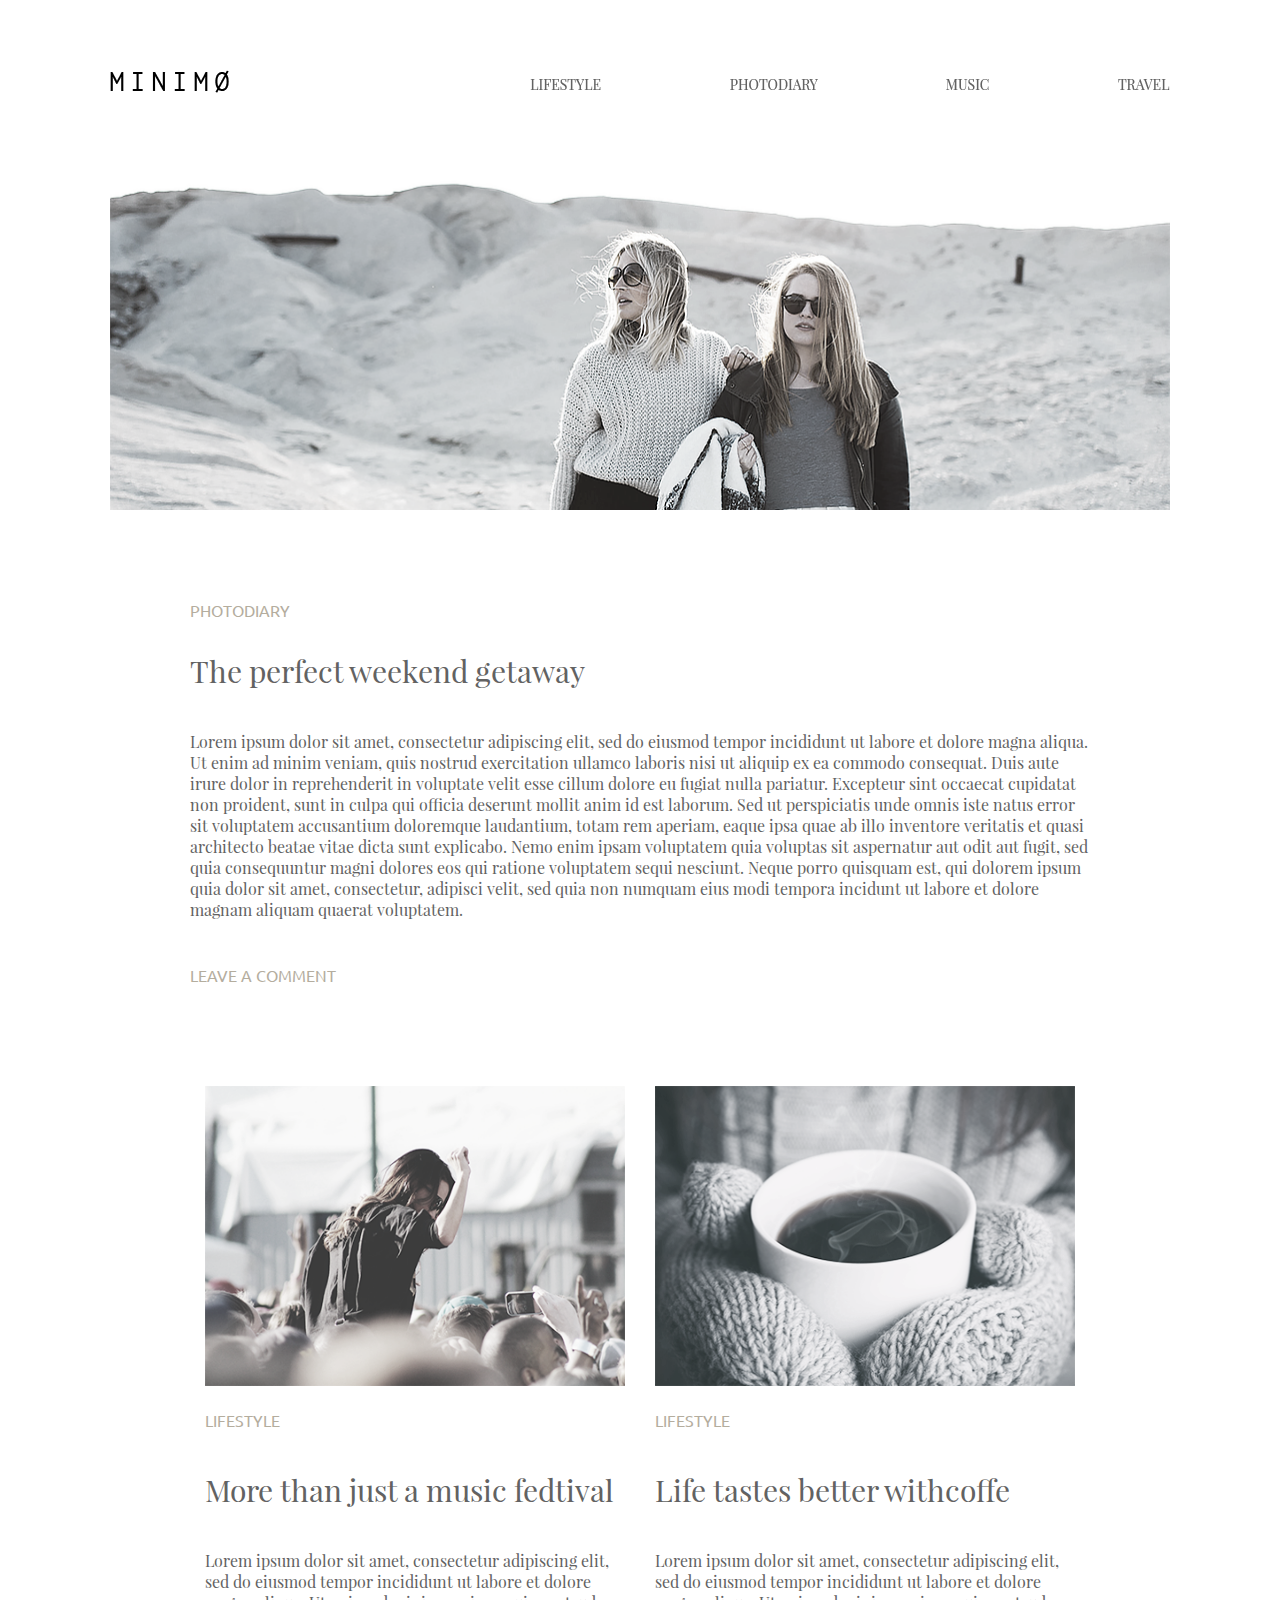
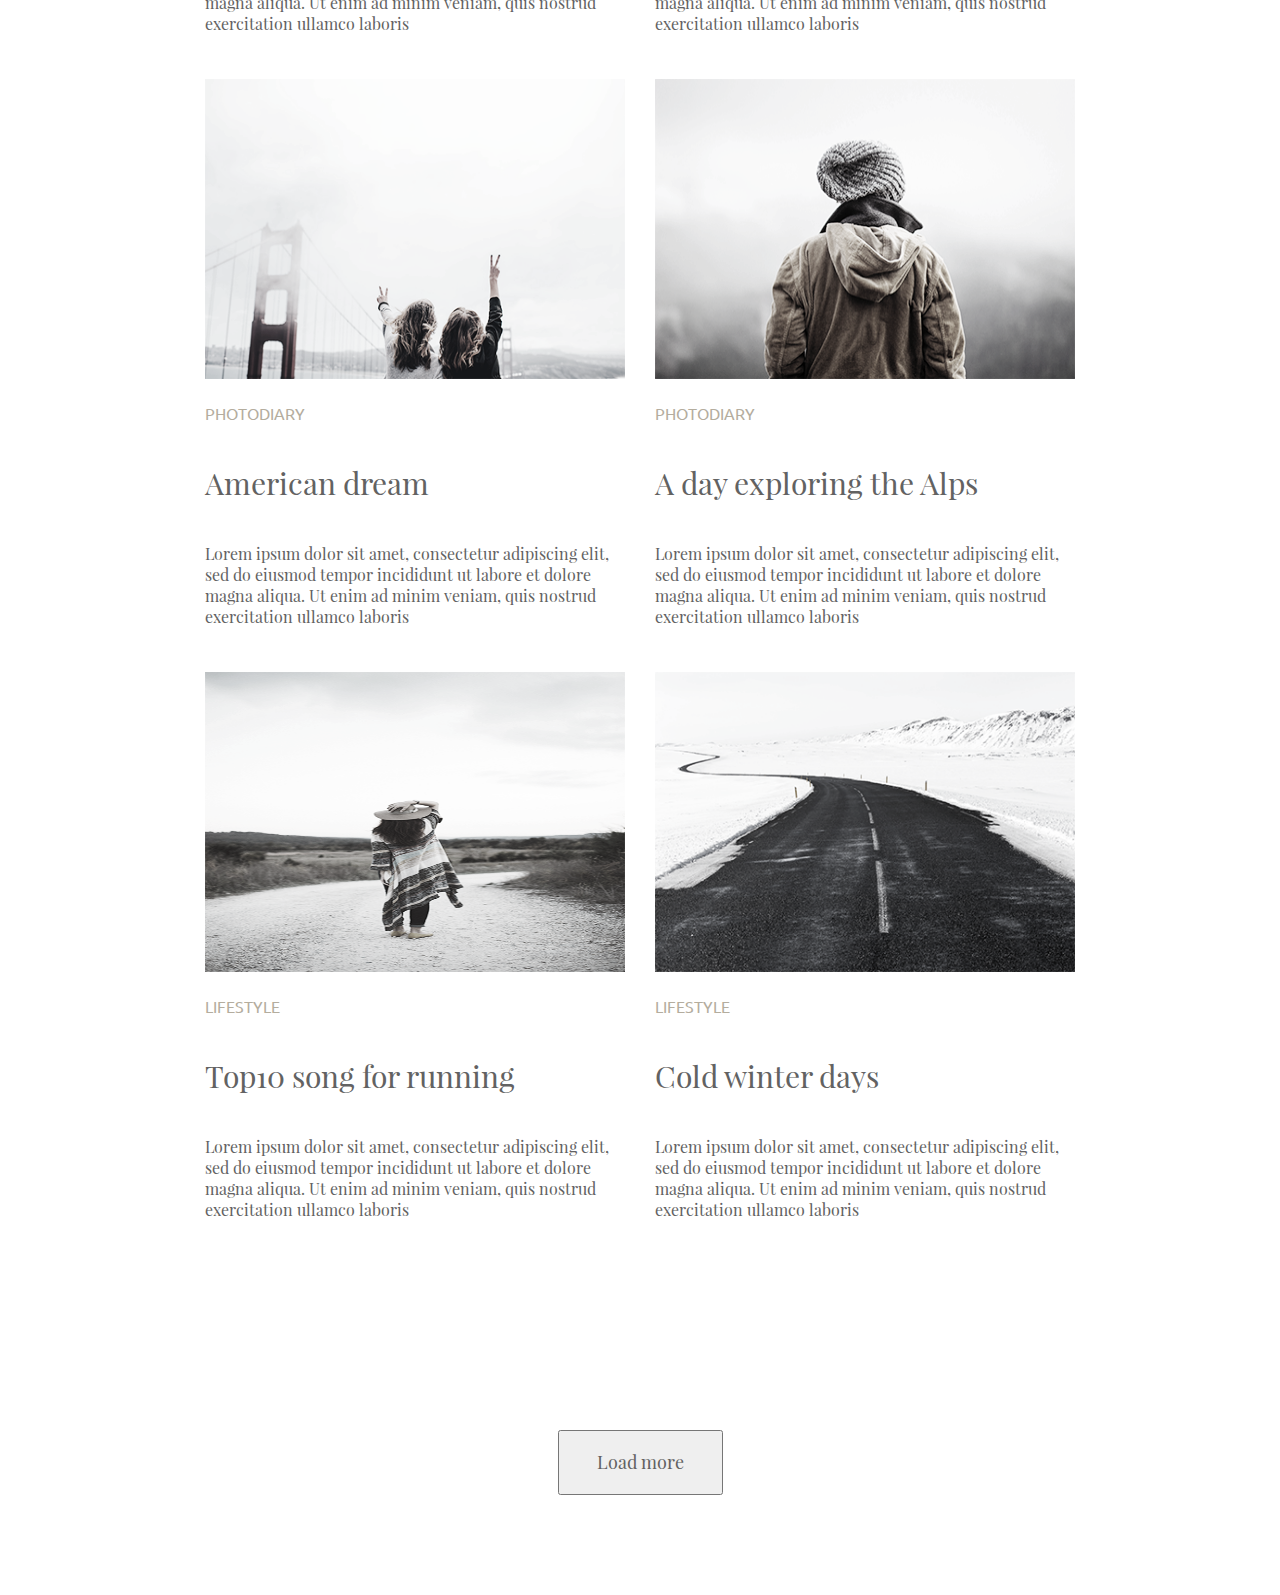
<file: layout/Minimo/work/index.html>
<!DOCTYPE html>
<html lang="en">

<head>
    <meta charset="UTF-8">
    <meta http-equiv="X-UA-Compatible" content="IE=edge">
    <meta name="viewport" content="width=device-width, initial-scale=1.0">
    <link rel="stylesheet" href="./styles.css">
    <title>Minimo</title>
</head>

<body>
    <div class="container">

        <header>
            <div class="logo">
                <img src="./img/logo.png">
            </div>
            <div class="header-line">
                <nav>

                    <div class="nav-item">
                        <a href="#">
                            <img src="./img/lifestyle.png" alt="" srcset="">
                        </a>
                    </div>

                    <div class="nav-item">
                        <a href="#">
                            <img src="./img/photodiary.png" alt="" srcset="">
                        </a>
                    </div>

                    <div class="nav-item">
                        <a href="#">
                            <img src="./img/music.png" alt="" srcset="">
                        </a>
                    </div>

                    <div class="nav-item">
                        <a href="#">
                            <img src="./img/travel.png" alt="" srcset="">
                        </a>
                    </div>

                </nav>
            </div>
        </header>

        <article>
            <div class="post-image">
                <img class="first-post-image" src="./img/first-post.png" alt="">
            </div>

            <div class="post-text">

                <div class="photodiary">
                    <a href="#">PHOTODIARY</a>
                </div>

                <div class="perfect-weekend">
                    <p class="title">The perfect weekend getaway</p>
                </div>

                <p class="p-text">Lorem ipsum dolor sit amet, consectetur adipiscing elit, sed do eiusmod tempor
                    incididunt ut labore et dolore magna aliqua. Ut enim ad minim veniam, quis nostrud exercitation
                    ullamco laboris nisi ut aliquip ex ea commodo consequat. Duis aute irure dolor in reprehenderit in
                    voluptate velit esse cillum dolore eu fugiat nulla pariatur. Excepteur sint occaecat cupidatat non
                    proident, sunt in culpa qui officia deserunt mollit anim id est laborum. Sed ut perspiciatis unde
                    omnis iste natus error sit voluptatem accusantium doloremque laudantium, totam rem aperiam, eaque
                    ipsa quae ab illo inventore veritatis et quasi architecto beatae vitae dicta sunt explicabo. Nemo
                    enim ipsam voluptatem quia voluptas sit aspernatur aut odit aut fugit, sed quia consequuntur magni
                    dolores eos qui ratione voluptatem sequi nesciunt. Neque porro quisquam est, qui dolorem ipsum quia
                    dolor sit amet, consectetur, adipisci velit, sed quia non numquam eius modi tempora incidunt ut
                    labore et dolore magnam aliquam quaerat voluptatem.</p>

                <div class="leave-comment">
                    <a href="#">LEAVE A COMMENT</a>
                </div>
            </div>
        </article>

        <div class="photodiary-blocks">

            <figure>
                <img src="./img/photodiary_one.png" alt="">
                <figcaption class="comment">LIFESTYLE</figcaption>
                <div class="title">More than just a music fedtival</div>
                <div class="p-text">Lorem ipsum dolor sit amet, consectetur adipiscing elit, sed do eiusmod tempor
                    incididunt ut labore et dolore magna aliqua. Ut enim ad minim veniam, quis nostrud exercitation
                    ullamco laboris</div>
            </figure>

            <figure>
                <img src="./img/photodiary_two.png" alt="">
                <figcaption class="comment">LIFESTYLE</figcaption>
                <div class="title">Life tastes better withcoffe</div>
                <div class="p-text">Lorem ipsum dolor sit amet, consectetur adipiscing elit, sed do eiusmod tempor
                    incididunt ut labore et dolore magna aliqua. Ut enim ad minim veniam, quis nostrud exercitation
                    ullamco laboris</div>
            </figure>
            
            <figure>
                <img src="./img/photodiary_three.png" alt="">
                <figcaption class="comment">PHOTODIARY</figcaption>
                <div class="title">American dream</div>
                <div class="p-text">Lorem ipsum dolor sit amet, consectetur adipiscing elit, sed do eiusmod tempor
                    incididunt ut labore et dolore magna aliqua. Ut enim ad minim veniam, quis nostrud exercitation
                    ullamco laboris</div>
            </figure>
            
            <figure>
                <img src="./img/photodiary_four.png" alt="">
                <figcaption class="comment">PHOTODIARY</figcaption>
                <div class="title">A day exploring the Alps</div>
                <div class="p-text">Lorem ipsum dolor sit amet, consectetur adipiscing elit, sed do eiusmod tempor
                    incididunt ut labore et dolore magna aliqua. Ut enim ad minim veniam, quis nostrud exercitation
                    ullamco laboris</div>
            </figure>

            
            <figure>
                <img src="./img/photodiary_five.png" alt="">
                <figcaption class="comment">LIFESTYLE</figcaption>
                <div class="title">Top10 song for running</div>
                <div class="p-text">Lorem ipsum dolor sit amet, consectetur adipiscing elit, sed do eiusmod tempor
                    incididunt ut labore et dolore magna aliqua. Ut enim ad minim veniam, quis nostrud exercitation
                    ullamco laboris</div>
            </figure>

            
            <figure>
                <img src="./img/photodiary_six.png" alt="">
                <figcaption class="comment">LIFESTYLE</figcaption>
                <div class="title">Cold winter days</div>
                <div class="p-text">Lorem ipsum dolor sit amet, consectetur adipiscing elit, sed do eiusmod tempor
                    incididunt ut labore et dolore magna aliqua. Ut enim ad minim veniam, quis nostrud exercitation
                    ullamco laboris</div>
            </figure>

        </div>

        <button class="load-more">Load more</button>

    </div>
</body>

</html>
</file>
<file: layout/Minimo/work/styles.css>
/* tableof contents
    1. fonts
    2. global styles
*/


/*  ==============
        fonts
    ============== */

@font-face {
    font-family: "Ubuntu";
    src: url("./fonts/Ubuntu/Ubuntu-Regular.ttf");
  }

  @font-face {
    font-family: "Playfair_Display";
    src: url("./fonts/Playfair_Display/PlayfairDisplay-Regular.ttf");
  }

/*  ==============
    global styles
    ============== */

  body,
  h1,
  h2,
  h3,
  h4,
  p,
  ul[class],
  ol[class],
  li,
  figure,
  figcaption,
  blockquote,
  dl,
  dd {
    margin: 0;
  }

/*  ==============
        layout
    ============== */

.container{
    display: flex;
    justify-content: center;
    flex-direction: column;
}

header{
    width: 1060px;
    margin: 0 auto;
    margin-top: 70px;
    display: flex;
    justify-content: space-between;
    margin-bottom: 75px;
}

.header-line{
    display: flex;
}

nav{
    display: flex;
    width: 640px;
    align-items: center;
    justify-content: space-between;
}

.nav-item{
    display: block;
}

article{
    width: 1060px;
    margin: 0 auto;
    display: flex;
    flex-direction: column;
    padding: 0;
}

.post-image{
    position: relative;
    width: 1060px;
    float: left;
	overflow: hidden; /* this is important */
    margin-bottom: 90px;
}

.first-post-image{
    width: 1060px;
    margin: -170px 0;
}

.photodiary{
    margin-bottom: 30px;
}

a{
    text-decoration: none;
    color: #b4ad9e;
    font-family: "Ubuntu", "Arial", sans-serif;
}

.title{
    text-decoration: none;
    color: #626262;
    font-family: "Playfair_Display", "Arial", sans-serif;
    font-size: 30px;
    margin-bottom: 40px;
}

.p-text{
    font-family: "Playfair_Display", "Arial", sans-serif;
    color: #626262;
    margin-bottom: 45px;
}

.post-text{    
    margin-left: 80px;
    padding-right: 80px;
}

.leave-comment{
    margin-bottom: 100px;
}

.photodiary-blocks{
    display: flex;
    flex-wrap: wrap;
    justify-content: space-around;
    width: 1060px;
    margin: auto;
    margin-bottom: 165px;
    padding: 0 80px;
    box-sizing: border-box;
}

figure{
    width: 420px;
}

figure>img{
    margin-bottom: 20px;
    width: 420px;
    height: 300px;
}

.comment{
    text-decoration: none;
    color: #b4ad9e;
    font-family: "Ubuntu", "Arial", sans-serif;
    margin-bottom: 40px;
}

/*  ==============
      components
    ============== */

.load-more{
    width: 165px;
    height: 65px;
    font-family: "Playfair_Display", "Arial", sans-serif;
    color: #626262;
    font-size: large;
    margin: auto;
    margin-bottom: 100px;
}
</file>
